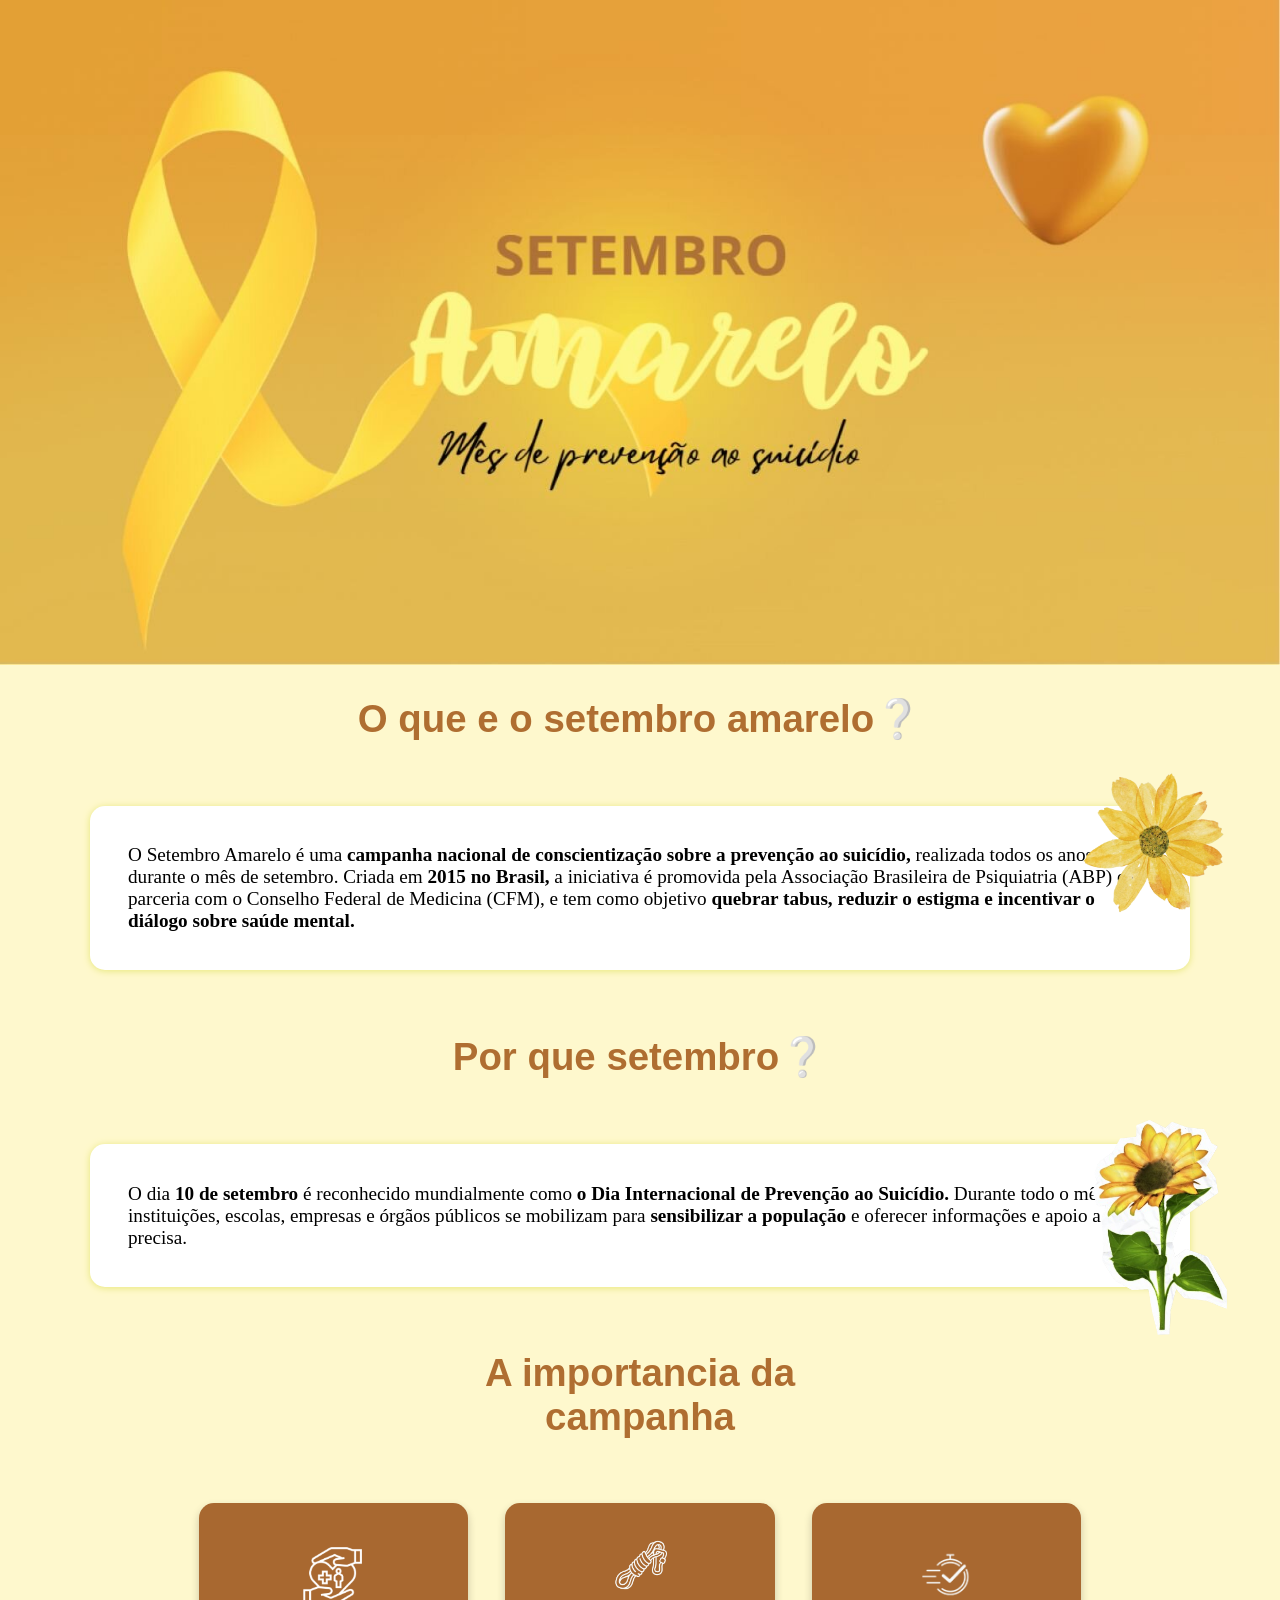
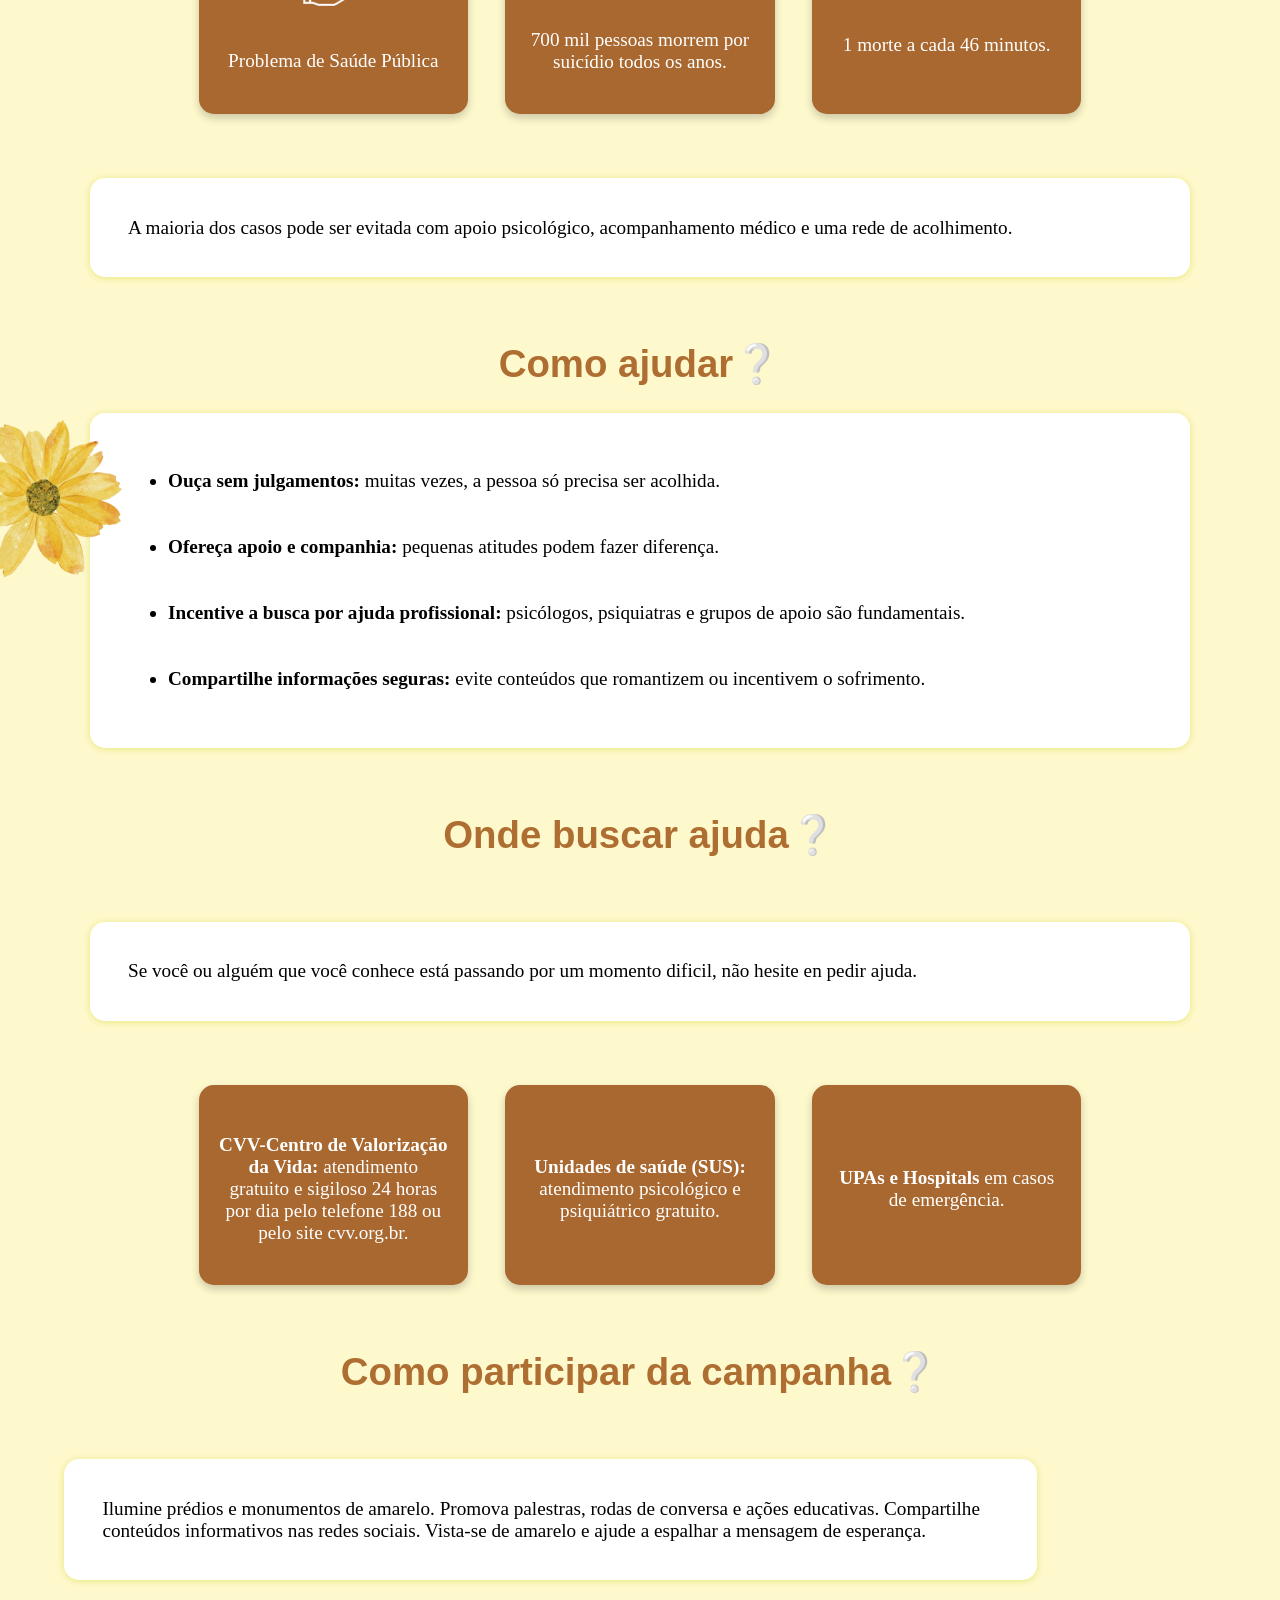
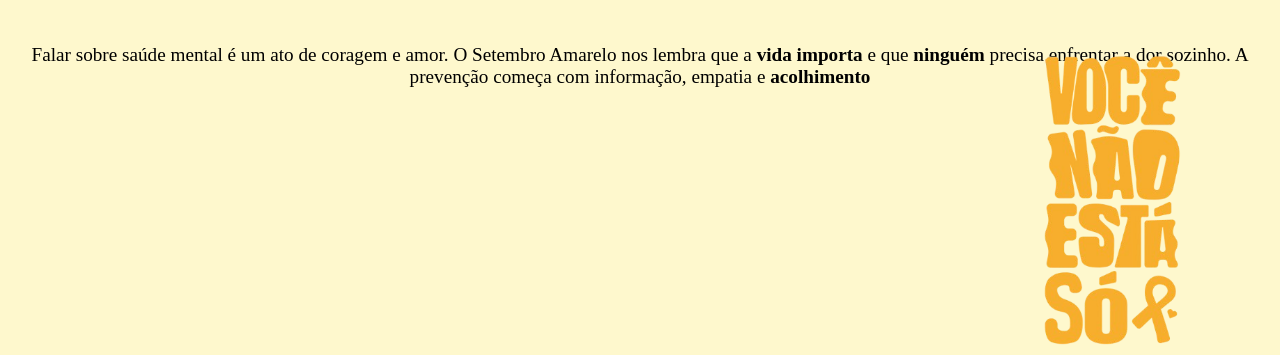
<file: index.html>
<!DOCTYPE html>
<html lang="pt-br">
<head>
    <link rel="stylesheet" href="style.css">
    <link href="https://fonts.cdnfonts.com/css/elowen" rel="stylesheet">
                
    <meta charset="UTF-8">
    <meta name="viewport" content="width=device-width, initial-scale=1.0">
    <title>Setembro Amarelo💛😁</title>
</head>
<body>
    <img class="logo" src="./img/logo.jpeg" alt="">
    <h1>O que e o setembro amarelo❔</h1>
    <img class="gira-float" src="./img/gira1.png">
    <p>
        <div>
            O Setembro Amarelo é uma <b>campanha nacional de conscientização sobre a prevenção ao suicídio,</b> realizada todos os anos durante o mês de setembro. Criada em <b>2015 no Brasil,</b> a iniciativa é promovida pela Associação Brasileira de Psiquiatria (ABP) em parceria com o Conselho Federal de Medicina (CFM), e tem como objetivo <b>quebrar tabus, reduzir o estigma e incentivar o diálogo sobre saúde mental.</b></div>
    </p>
    <h1>Por que setembro❔</h1>
    <img class="gira-flor" src="./img/gira2.png">
    <p>
        <div>O dia <b>10 de setembro</b> é reconhecido mundialmente como <b>o Dia Internacional de Prevenção ao Suicídio.</b> 
            Durante todo o mês, instituições, escolas, empresas e órgãos públicos se mobilizam para <b>sensibilizar 
            a população</b> e oferecer informações e apoio a quem precisa.</div>
    </p>
     <h1>A importancia da <br>campanha</h1>
    <p>
        <div class="container">
            <div class = "card"> 
                <img src="./img/saude.png" alt="Saúde">
            <p>Problema de Saúde Pública</p>
            </div>

            <div class="card">
                <img src="./img/suicidio.png" alt=""Suicídio>
                <p>700 mil pessoas morrem por suicídio todos os anos.</p>
            </div>

            <div class="card">
                <img src="./img/tempo.png" alt="Relógio">
                <p>1 morte a cada 46 minutos.</p>
            </div>
        </div>
    </p>
     
    <p>
        <div>A maioria dos casos pode ser evitada com apoio psicológico, acompanhamento médico e uma rede de acolhimento.</div>
    </p>
    <p>
        <h1>Como ajudar❔</h1>
        <img class="gira-esquerda" src="./img/gira1.png">
        <div><ul><b><li>Ouça sem julgamentos:</b> muitas vezes, a pessoa só precisa ser acolhida.<b></li>
            <br><br><li>Ofereça apoio e companhia:</b> pequenas atitudes podem fazer diferença.</li>
<br><br><b><li>Incentive a busca por ajuda profissional:</b> psicólogos, psiquiatras e grupos de apoio são fundamentais.</li>
<br><br><b><li>Compartilhe informações seguras:</b> evite conteúdos que romantizem ou incentivem o sofrimento.</ul></li></div>
    </p>
    <h1>Onde buscar ajuda❔</h1>
    <p>
        <div>Se você ou alguém que você conhece está passando por um momento dificil,
             não hesite en pedir ajuda.</div>
    </p>

    <p>
        <div class="container">
            <div class = "card"> 
            <p><b>CVV-Centro de Valorização da Vida:</b> atendimento gratuito e sigiloso 24 horas por dia pelo telefone 188 ou pelo site cvv.org.br.</p>
            </div>

            <div class="card">
                <p><b>Unidades de saúde (SUS):</b> atendimento psicológico e psiquiátrico gratuito.</p>
            </div>

            <div class="card">
                <p><b>UPAs e Hospitals</b> em casos de emergência.</p>
            </div>
        </div>
    </p>


    <h1>Como participar da campanha❔</h1>
    <p>
        <div id="div-texto">Ilumine prédios e monumentos de amarelo.
Promova palestras, rodas de conversa e ações educativas.
Compartilhe conteúdos informativos nas redes sociais.
Vista-se de amarelo e ajude a espalhar a mensagem de esperança.</div>
    </p>
    <img class="gira-texto" src="./img/texto-vertical.png">
    
    
    <p>Falar sobre saúde mental é um ato de coragem e amor. 
        O Setembro Amarelo nos lembra que a <b>vida importa</b> e que <b>ninguém</b> 
        precisa enfrentar a dor sozinho. 
        A prevenção começa com informação, empatia e <b>acolhimento</b>
    </p>
    
</body>
</html>
</file>
<file: style.css>
@import url('https://fonts.cdnfonts.com/css/elowen');
h1{
    font-family: 'Elowen', sans-serif;
    text-align: center;
    color: #af6e31
}




body{
    background-color: #fef8cd;
    margin: 0;
    font-size: larger;
}

.logo{
    width: 100%;
}

p{
    margin-bottom: 5%;
     text-align: center;
}

div{
    width: 80%;
    padding: 3%;
    background-color: white;
    margin: 0 auto;
    
    border-radius: 15px;
    /* border: 1px solid black */
    box-shadow: 0 1px 7px rgb(231, 231, 120);
}



                
/* border: 1px solid black
border: 1px dash
border: 1px dotted */

.container{
    display: grid;
    grid-template-columns: repeat(auto-fit, minmax(250px, 1fr));
    gap: 20px;
    max-width: 900px;
    box-shadow: unset;
    padding: unset;
    background-color: unset;
}

.card{
    background-color: #a86830;
    color: white;
    padding: 30px 20px;
    border-radius: 15px;
    text-align: center;
    display: flex;
    flex-direction: column;
    justify-content: center;
    align-items: center;
    box-shadow: 0 4px 8px rgba(0,0,0,0.2);
    transition: transform 0.2s ease-in-out;
}

.card:hover{
    transform: scale(1.05);
}

.card img{
    width: 70px;
    max-width: 100%;
    margin-bottom: 15px;
}

.gira-float {
    position: absolute;
    top: 147% fixed; /* em cima/topo */
    right: 4%; 
    width: 150px;
    height: auto;
    z-index: 0; /*camada html */
}

.gira-esquerda {
    position: absolute;
    top: 220% fixed; /* em cima/topo */
    right: 90%; 
    width: 170px;
    height: auto;
    z-index: 0; /*camada html */
}

.gira-flor {
    position: absolute;
    top: 130% fixed; /* em cima/topo */
    right: 3%; 
    width: 160px;
    height: auto;
    z-index: 0; /*camada html */
}

#div-texto{
    width: 70%;
    margin: unset;
    margin-left: 5%;
}

.gira-texto {
    position: absolute;
    top: 405% fixed; /* em cima/topo */
    right: 7%; 
    width: 160px;
    height: auto;
    z-index: 0; /*camada html */
}
</file>
